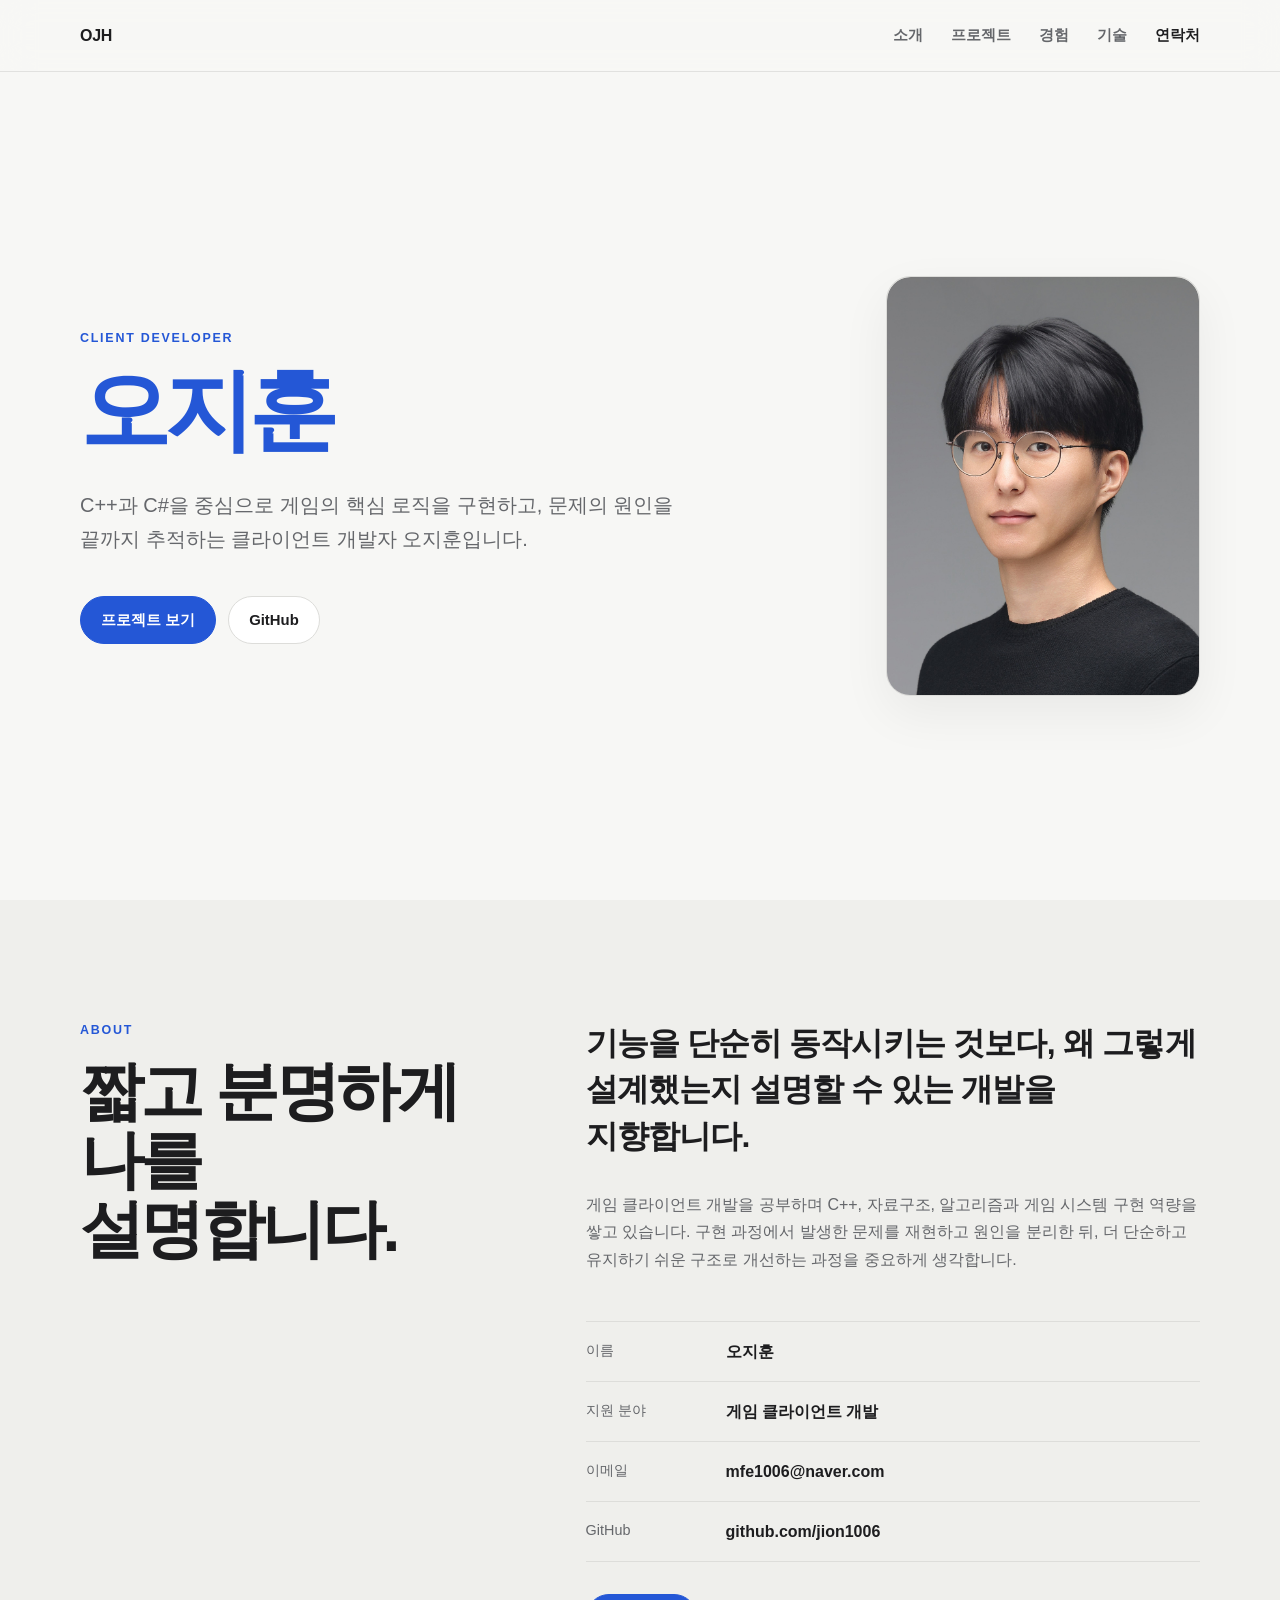
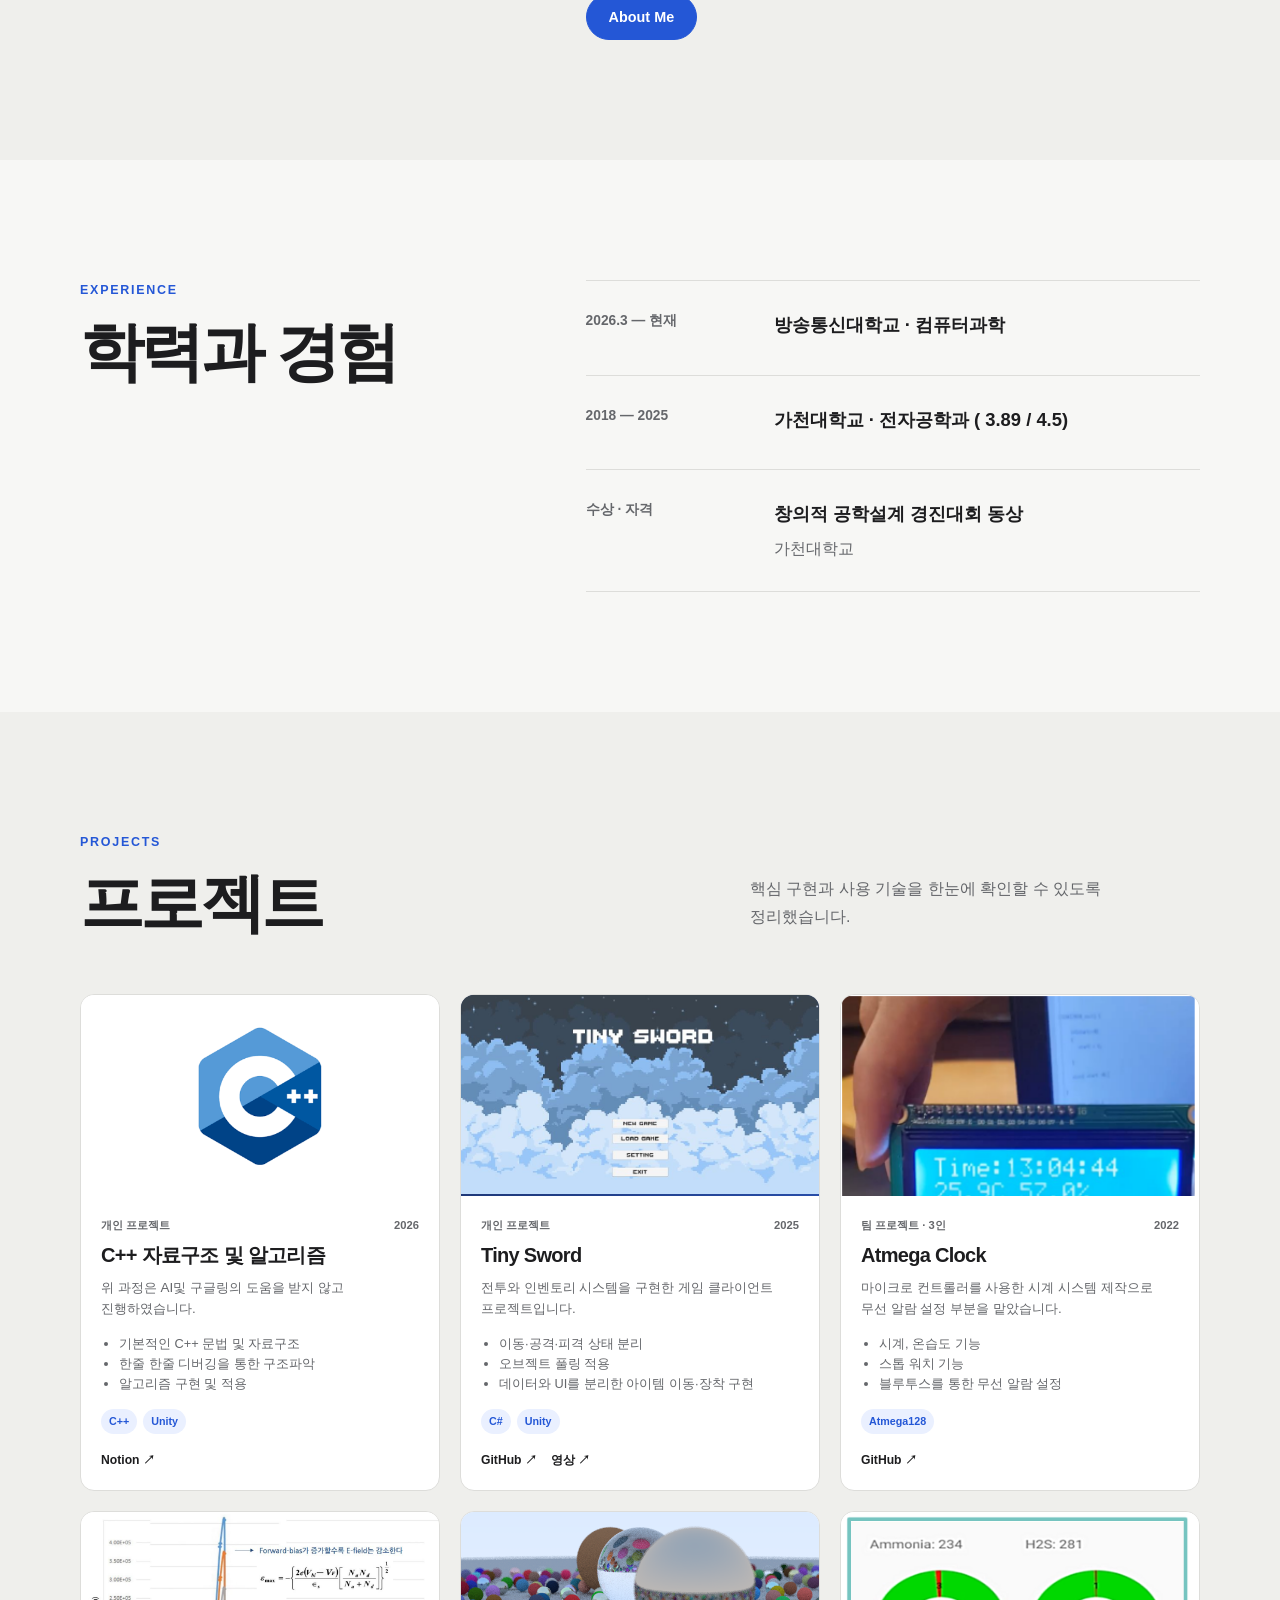
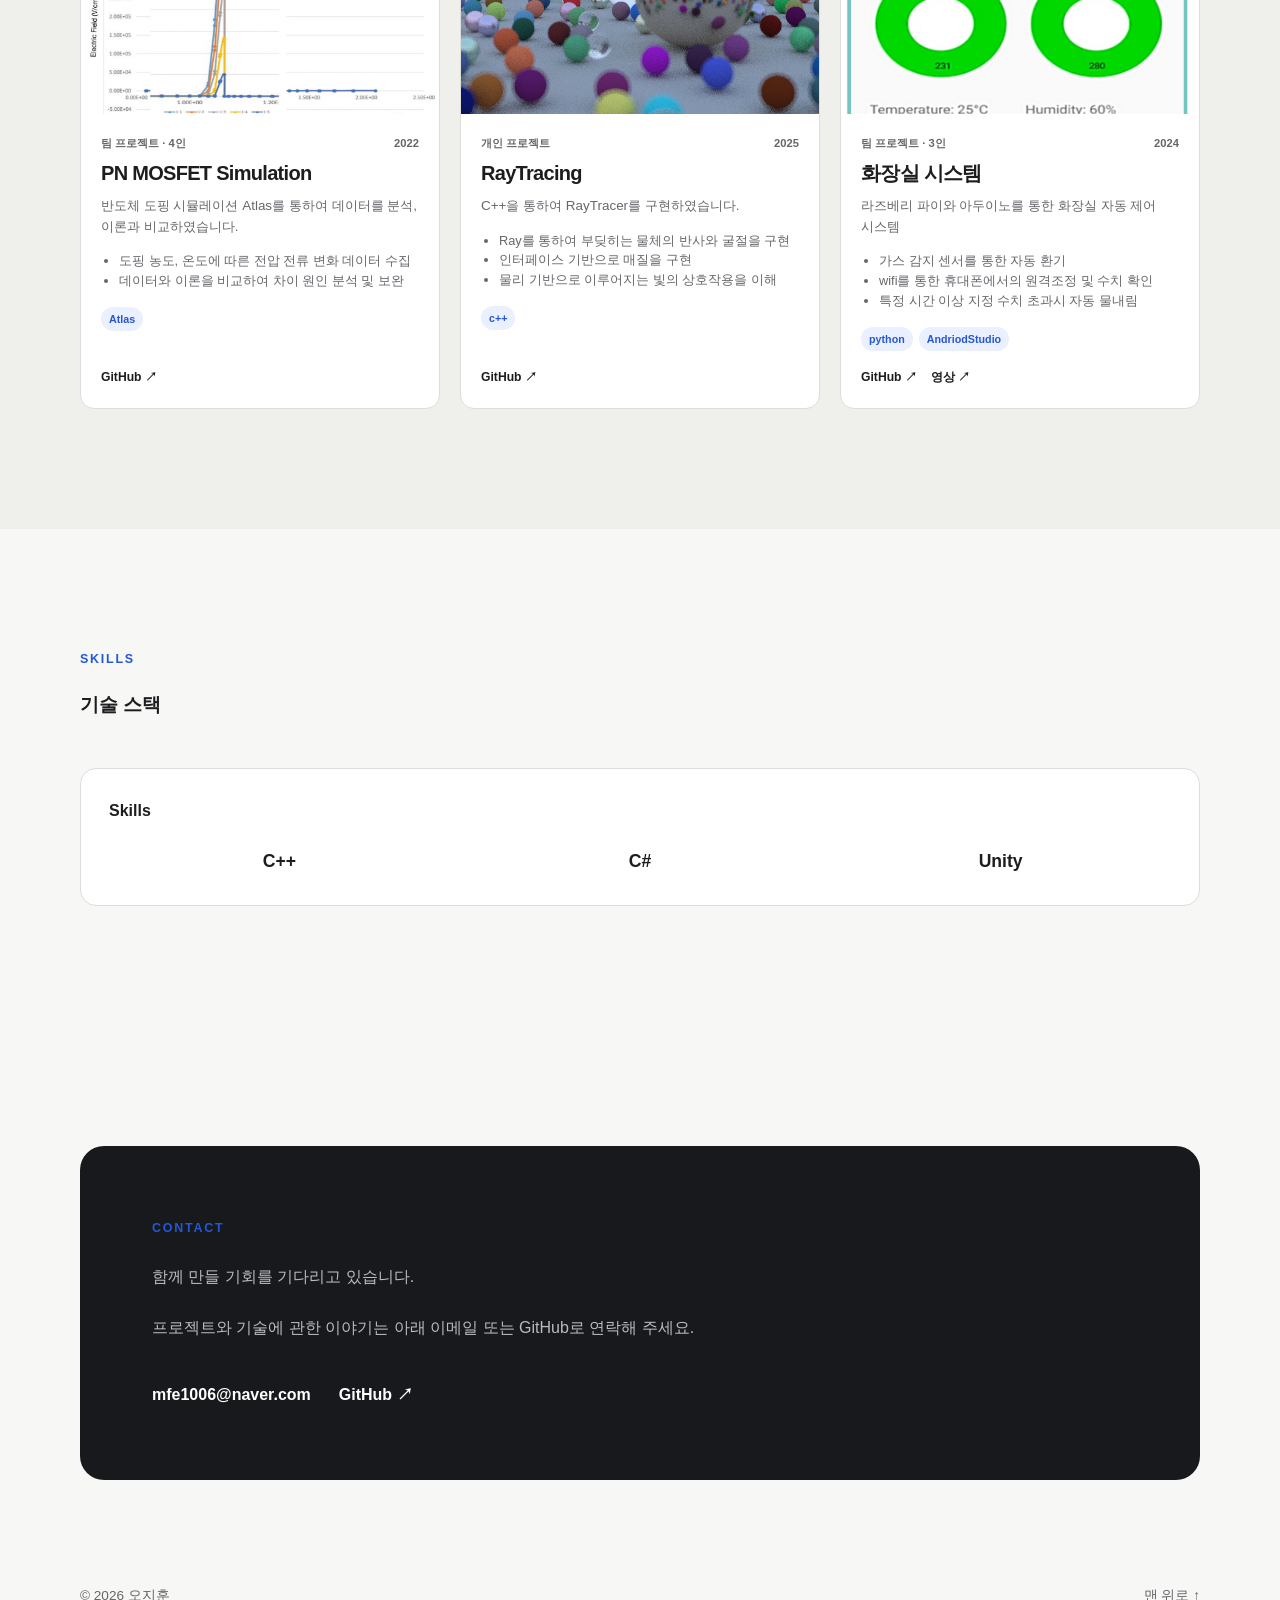
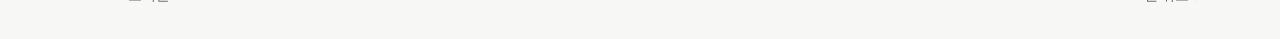
<file: index.html>
<!DOCTYPE html>
<html lang="ko">
<head>
  <meta charset="UTF-8" />
  <meta name="viewport" content="width=device-width, initial-scale=1.0" />

  <title>오지훈 | 개발자</title>
  <meta
    name="description"
    content="C++과 C#을 사용하는 게임 클라이언트 개발자 오지훈의 이력서 및 포트폴리오입니다."
  />

  <!-- 공유 링크 미리보기 -->
  <meta property="og:title" content="오지훈 | 게임 클라이언트 개발자" />
  <meta
    property="og:description"
    content="게임 시스템 구현과 문제 해결 과정을 담은 포트폴리오입니다."
  />
  <meta property="og:type" content="website" />

  <link rel="stylesheet" href="./styles.css" />
  <script src="./script.js" defer></script>
</head>

<body>
  <!-- 스크롤 진행 표시 -->
  <div class="scroll-progress" aria-hidden="true">
    <div class="scroll-progress__bar" id="scrollProgress"></div>
  </div>

  <header class="site-header" id="top">
    <div class="container header-inner">
      <a class="logo" href="#top" aria-label="첫 화면으로 이동">OJH</a>

      <button
        class="nav-toggle"
        type="button"
        aria-label="메뉴 열기"
        aria-expanded="false"
        aria-controls="mainNav"
      >
        <span></span>
        <span></span>
      </button>

      <nav class="nav" id="mainNav" aria-label="주요 메뉴">
        <a href="#about">소개</a>
        <a href="#projects">프로젝트</a>
        <a href="#experience">경험</a>
        <a href="#skills">기술</a>
        <a href="#contact">연락처</a>
      </nav>
    </div>
  </header>

  <main>
    <!-- Hero -->
    <section class="hero section">
      <div class="container hero-grid">
        <div class="hero-copy reveal">
          <p class="eyebrow">CLIENT DEVELOPER</p>
          <h1>
            <span>오지훈</span>
          </h1>
          <p class="hero-description">
            C++과 C#을 중심으로 게임의 핵심 로직을 구현하고,
            문제의 원인을 끝까지 추적하는 클라이언트 개발자 오지훈입니다.
          </p>

          <div class="hero-actions">
            <a class="button button--primary" href="#projects">프로젝트 보기</a>

            <!-- assets/resume.pdf 파일을 추가한 뒤 주석을 해제하세요.
            <a class="button button--secondary" href="./assets/resume.pdf" target="_blank">
              이력서 PDF
            </a>
            -->

            <a
              class="button button--secondary"
              href="https://github.com/jion1006"
              target="_blank"
              rel="noreferrer"
            >
              GitHub
            </a>
          </div>
        </div>

        <div class="hero-image reveal">
          <img src="./assets/images/profile.jpg" alt="오지훈 프로필 사진" />
        </div>
      </div>
    </section>

    <!-- About -->
    <section class="section section--muted" id="about">
      <div class="container two-column">
        <div class="section-heading reveal">
          <p class="eyebrow">ABOUT</p>
          <h2>짧고 분명하게<br />나를 설명합니다.</h2>
        </div>

        <div class="about-content reveal">
          <p class="lead">
            기능을 단순히 동작시키는 것보다,
            왜 그렇게 설계했는지 설명할 수 있는 개발을 지향합니다.
          </p>
          <p>
            게임 클라이언트 개발을 공부하며 C++, 자료구조, 알고리즘과
            게임 시스템 구현 역량을 쌓고 있습니다. 구현 과정에서 발생한
            문제를 재현하고 원인을 분리한 뒤, 더 단순하고 유지하기 쉬운
            구조로 개선하는 과정을 중요하게 생각합니다.
          </p>

          <dl class="info-list">
            <div>
              <dt>이름</dt>
              <dd>오지훈</dd>
            </div>
            <div>
              <dt>지원 분야</dt>
              <dd>게임 클라이언트 개발</dd>
            </div>
            <div>
              <dt>이메일</dt>
              <dd>
                <a href="mailto:mfe1006@naver.com">mfe1006@naver.com</a>
              </dd>
            </div>
            <div>
              <dt>GitHub</dt>
              <dd>
                <a
                  href="https://github.com/jion1006"
                  target="_blank"
                  rel="noreferrer"
                >
                  github.com/jion1006
                </a>
              </dd>
            </div>
          </dl>

          <button class="about-modal-button" type="button" id="openAboutModal">
            About Me
          </button>
        </div>
      </div>
    </section>

    <div class="modal" id="aboutModal" role="dialog" aria-modal="true" aria-labelledby="aboutModalTitle" aria-hidden="true">
      <div class="modal-backdrop" data-modal-close></div>
    
      <div class="modal-content">
        <button class="modal-close" type="button" aria-label="자기소개 창 닫기" data-modal-close>
          ×
        </button>
    
        <div class="modal-header">
          <p class="eyebrow">ABOUT ME</p>
          <h2 id="aboutModalTitle">오지훈 자기소개</h2>
        </div>
    
        <div class="modal-body">
          <section class="introduction-section">
            <h3>About me</h3>
            <p>
              저는 계속해서 생각하는 자세를 가지고 있습니다. 무언가를 구현해야 할 때 바로 시작하는 것이 아니라 전체적인 흐름을 생각하며 틀을 잡고 시작하고자 합니다. 이후 원하는 동작을 실행시키기 위하여 문제를 쪼개고 쪼개며
              작은 문제를 해결함으로써 큰 문제를 해결하는 방법을 기반으로 개발을 해나가고 있습니다.
            </p>
            <p>
              설계한 부분이 실제로 원했던 결과와 일치하게 동작한다는 부분에 성취감을 느끼며 다른 분야의 직무들과 함께 결과물을 완성하는 것에서 즐거움을 느낍니다.
              <br/>
              또한 한 번 시작하면 계속해서 지속하는 끈기를 가지고 있습니다. 어떤 일을 하든 계속해서 나아가는 모습을 가지고 임합니다.
            </p>
            <p>
            프로젝트의 진행에 어려움을 겪거나 문제 상황이 발생하였을 때 문제가 무엇인지 부터 파악하고 전체적인 흐름 중에 어떤 부분에서 발생하는지 고려하여 해결하려고 합니다.
            <br/>
            문제 파악 후에는 하나의 생각에 갇히지 않고 여러 시각에서 해결책을 찾아보려고 노력합니다. 이미 문제가 발생한 로직의 경우에는 계속해서 같은 로직으로 생각해도 문제가 해결되지 않을 가능성이 있기에 아예 다른 구조로
            생각하는 방식 또한 고려하고 있습니다.
            </p>
          </section>
    
          <section class="introduction-section">
            <h3>Communication</h3>
            <p>
              저는 다년간의 아르바이트 경험을 통해 여러 사람들을 만나며 커뮤니케이션 능력을 키웠습니다. 공동의 목표를 달성하기 위하여 같이 노력하고 문제나 어려운 상황이 발생하였을 때 소통하고 맡은 역할을 충실하게 수행하여
              문제를 해결하였습니다.
            </p>
            <p>
              이러한 경험은 팀원과의 협력 프로젝트에서도 큰 도움이 되었습니다. 
              대학교 공모전 프로젝트를 진행할 때 소프트웨어 부분을 맡게 되어 기본적인 구조를 만들고 기능에 대해 토의하고 추가해나가며 진행하였습니다.
            </p>
            <p>
              그러다 프로젝트 마감이 얼마 남지 않았을 때 기획자의 기능 수정 요청이 있었고 저는 현재 해결하지 못한 부분도 있고 기능을 추가할 경우 오류 발생 시에 해결할 기간이 충분하지 않다고 생각해 기능 추가에 반대를 하여
              갈등이 생겼습니다. 이야기를 할 때 현재 상황과 발생할 문제점을 토대로 이야기했고 기획자도 긍정하였으나 추가할 기능이 프로젝트의 목적에 크게 부합하기에 필요하다고 주장하였습니다.
              <br/>
              논의를 거친 후 기획보다 조금 축소하여 기능을 구현하였고 프로젝트를 완성할 수 있었습니다.
            </p>
            <p>
              팀원들과의 소통을 통하여 앞으로 나아가야 할 방향을 결정하고 갈등이 발생하였을 때 현재 상황과 내가 주장하고자 하는 근거를 토대로 제시하고 상대방의 의견을 듣고 협의점을 찾아가는 경험으로 협업 과정에서 의견 차이를
              조율하고 최선의 대안을 찾아내는 능력을 강화할 수 있었습니다.
            </p>

          </section>
    
          <section class="introduction-section">
            <h3>Problem-Solving Ability</h3>
            <p>
              프로젝트를 진행할 때 여러 문제점이 생기게 됩니다. 
              저는 문제를 고민해보며 여러 해결 방법을 생각해봅니다.
            </p>

            <p>
              프로젝트를 진행할 때 공통된 요소를 가지고 있는 서로 다른 UI에서 드래그로 정보 교환이 되게 하려고 했는데 
              UI의 종류가 세 개 이상이다 보니 각각에 맞는 교환 메서드를 따로 만들기에는 너무 복잡하다고 생각이
              들었습니다.
            </p>

            <p>
              고민을 거듭하던 중 같은 요소를 가지고 있으니 
              요소를 가진 데이터 관리자들에 인터페이스를 추가하여 인터페이스의 메서드를 실행하면 각각 UI에서의 교환을 간단하게 구현할 수 있겠다 라는 생각이 들었고 이러한 방법으로
              문제를 해결하였습니다.
            </p>

            <p>
              이 방법은 문제를 직면했을 때 작은 부분에서 큰 부분으로 점차 해결하는 일반적으로 가지고 있던 생각과 달리 큰 부분에서 접근하는 방식으로 해결이 되었고 이를 통해 한 가지 생각만 고집하기 보다는 여러 측면에서 접근
              해보는 게 보다 쉽게 문제를 해결할 수 있다는 경험을 얻게 되었습니다
            </p>
          </section>

          <section class="introduction-section">
            <h3>Resource Management Ability</h3>
            <p>
              무언가를 하고자 할 때 가장 중요한 것은 목표가 무엇인지 정확히 아는 것이라고 생각합니다. 개발을 하다 보면 목표를 간단하게 구현할 수 있음에도 과정이 지나치게 복잡해지는 경우가 있다고 생각합니다. 
              그럴 경우에
              처음으로 돌아가서 구현하고자 했던 목적이 어떤 것이 었는지를 다시 생각해보면 의외로 쉽게 해결되는 경우가 있었습니다.
            </p>

            <p>
              1초 당 데이터가 들어오고 관리해야 되는 프로젝트가 있었는데 
              계속 데이터를 저장하기에는 사용하고 있는 서버의 용량이 부족하여 어려움을 겪고 있었습니다. 계속 해서 생각해보다가 데이터 사용의 목적이 기준치를 넘어선 값
              감지와 값이 튀는 요소를 방지하기 위함이라는 것을 인지하고 
              특정 개수의 요소의 평균 값을 사용하여 이전 데이터는 버리고 새로운 값을 최신화하여 용량의 문제를 해결 하였습니다.
            </p>

            <p>
              개발 부분 이외 에서도 생활비, 건강 유지 등의 요소들을 유지하기 위해서 
              일정 시간 아르바이트와 꾸준한 운동을 통하여 균형이 흐트러지지 않도록 준비하고 있습니다.
            </p>
            <p>
              중요한 것은 계속해서 생각하는 것과 목표를 상기하는 것이라고 생각합니다. 상황이 복잡할 때에도 기본을 생각하며 목표에 부합하는 것을 찾아가면 
              여러 상황에 대처하는 능력과 개발 실력이 쌓여간다고 생각합니다.
            </p>
          </section>

        </div>
      </div>
    </div>

<!-- Experience -->
<section class="section" id="experience">
  <div class="container two-column">
    <div class="section-heading reveal">
      <p class="eyebrow">EXPERIENCE</p>
      <h2>학력과 경험</h2>
    </div>

    <div class="timeline reveal">
      <article class="timeline-item">
        <div class="timeline-date">2026.3 — 현재</div>
        <div>
          <h3>방송통신대학교 · 컴퓨터과학</h3>
        </div>
      </article>
      <article class="timeline-item">
        <div class="timeline-date">2018 — 2025</div>
        <div>
          <h3>가천대학교 · 전자공학과 ( 3.89 / 4.5)</h3>
        </div>
      </article>

      <article class="timeline-item">
        <div class="timeline-date">수상 · 자격</div>
        <div>
          <h3>창의적 공학설계 경진대회 동상</h3>
          <p>가천대학교</p>
        </div>
      </article>
    </div>
  </div>
</section>

    <!-- Projects -->
    <section class="section section--muted" id="projects">
      <div class="container">
        <div class="section-heading section-heading--row reveal">
          <div>
            <p class="eyebrow">PROJECTS</p>
            <h2>프로젝트</h2>
          </div>
          <p>핵심 구현과 사용 기술을 한눈에 확인할 수 있도록 정리했습니다.</p>
        </div>
        
        <div class="project-list">
          <!-- 프로젝트 1 -->


          <article class="project-card reveal">
            <div class="project-visual project-visual--one">
              <!-- 실제 이미지 사용 시 span을 지우고 아래 img를 사용하세요. -->
              <img src="./assets/images/C++image.png" alt="C++" />
              <span>PROJECT IMAGE 01</span>
            </div>
          
            <div class="project-content">
              <div class="project-meta">
                <span>개인 프로젝트</span>
                <span>2026</span>
              </div>
          
              <h3>C++ 자료구조 및 알고리즘</h3>
              <p class="project-summary">
                위 과정은 AI및 구글링의 도움을 받지 않고 진행하였습니다.
              </p>
          
              <ul class="project-features">
                <li>기본적인 C++ 문법 및 자료구조</li>
                <li>한줄 한줄 디버깅을 통한 구조파악</li>
                <li>알고리즘 구현 및 적용</li>
              </ul>
          
              <div class="tag-list" aria-label="사용 기술">
                <span>C++</span>
                <span>Unity</span>
              </div>
          
              <div class="project-links">
                <a href="https://app.notion.com/p/2f011d8ab6608042ad00c2191519e5db" target="_blank" rel="noreferrer">Notion ↗</a>
                
              </div>
            </div>
          </article>
          
          <article class="project-card reveal">
            <div class="project-visual project-visual--one">
              <!-- 실제 이미지 사용 시 span을 지우고 아래 img를 사용하세요. -->
              <img src="./assets/images/Tiny.JPG" alt="Town 플레이 화면" />
              <span>PROJECT IMAGE 01</span>
            </div>

            <div class="project-content">
              <div class="project-meta">
                <span>개인 프로젝트</span>
                <span>2025</span>
              </div>

              <h3>Tiny Sword</h3>
              <p class="project-summary">
                전투와 인벤토리 시스템을 구현한 게임 클라이언트 프로젝트입니다.
              </p>

              <ul class="project-features">
                <li>이동·공격·피격 상태 분리</li>
                <li>오브젝트 풀링 적용</li>
                <li>데이터와 UI를 분리한 아이템 이동·장착 구현</li>
              </ul>

              <div class="tag-list" aria-label="사용 기술">
                <span>C#</span>
                <span>Unity</span>
              </div>

              <div class="project-links">
                <a href="https://github.com/jion1006/TinySword" target="_blank" rel="noreferrer">GitHub ↗</a>
                <a href="https://www.youtube.com/watch?v=0NXmCWbVst0" target="_blank" rel="noreferrer">영상 ↗</a>
              </div>
            </div>
          </article>

          <!-- 프로젝트 2 -->
          <article class="project-card reveal">
            <div class="project-visual project-visual--two">
              <img src="./assets/images/atmega.png" alt="프로젝트 플레이 화면" />
              <span>PROJECT IMAGE 02</span>
            </div>

            <div class="project-content">
              <div class="project-meta">
                <span>팀 프로젝트 · 3인</span>
                <span>2022</span>
              </div>

              <h3>Atmega Clock</h3>
              <p class="project-summary">
                마이크로 컨트롤러를 사용한 시계 시스템 제작으로 무선 알람 설정 부분을 맡았습니다.
              </p>

              <ul class="project-features">
                <li>시계, 온습도 기능</li>
                <li>스톱 워치 기능</li>
                <li>블루투스를 통한 무선 알람 설정</li>
              </ul>

              <div class="tag-list" aria-label="사용 기술">
                <span>Atmega128</span>
              </div>

              <div class="project-links">
                <a href="https://github.com/jion1006/Atmega128_Clock" target="_blank" rel="noreferrer">GitHub ↗</a>
              </div>
            </div>
          </article>


<article class="project-card reveal">
            <div class="project-visual project-visual--two">
              <img src="./assets/images/PN.JPG" alt="프로젝트 플레이 화면" />
              <span>PROJECT IMAGE 02</span>
            </div>

            <div class="project-content">
              <div class="project-meta">
                <span>팀 프로젝트 · 4인</span>
                <span>2022</span>
              </div>

              <h3>PN MOSFET Simulation</h3>
              <p class="project-summary">
                반도체 도핑 시뮬레이션 Atlas를 통하여 데이터를 분석, 이론과 비교하였습니다.
              </p>

              <ul class="project-features">
                <li>도핑 농도, 온도에 따른 전압 전류 변화 데이터 수집</li>
                <li>데이터와 이론을 비교하여 차이 원인 분석 및 보완</li>
              </ul>

              <div class="tag-list" aria-label="사용 기술">
                <span>Atlas</span>
              </div>

              <div class="project-links">
                <a href="https://github.com/jion1006/PN-Junction-Mosfet-Simulation" target="_blank" rel="noreferrer">GitHub ↗</a>
              </div>
            </div>
          </article>


<article class="project-card reveal">
            <div class="project-visual project-visual--two">
              <img src="./assets/images/Ray.png" alt="프로젝트 플레이 화면" />
              <span>PROJECT IMAGE 02</span>
            </div>
          
            <div class="project-content">
              <div class="project-meta">
                <span>개인 프로젝트</span>
                <span>2025</span>
              </div>
          
              <h3>RayTracing</h3>
              <p class="project-summary">
                C++을 통하여 RayTracer를 구현하였습니다.
              </p>
          
              <ul class="project-features">
                <li>Ray를 통하여 부딪히는 물체의 반사와 굴절을 구현</li>
                <li>인터페이스 기반으로 매질을 구현 </li>
                <li>물리 기반으로 이루어지는 빛의 상호작용을 이해</li>
              </ul>
          
              <div class="tag-list" aria-label="사용 기술">
                <span>c++</span>
              </div>
          
              <div class="project-links">
                <a href="https://github.com/jion1006/RayTracing" target="_blank" rel="noreferrer">GitHub ↗</a>
            </div>
          </article>


          <article class="project-card reveal">
            <div class="project-visual project-visual--two">
              <img src="./assets/images/Toilet.png" alt="프로젝트 플레이 화면" />
              <span>PROJECT IMAGE 02</span>
            </div>
          
            <div class="project-content">
              <div class="project-meta">
                <span>팀 프로젝트 · 3인</span>
                <span>2024</span>
              </div>
          
              <h3>화장실 시스템</h3>
              <p class="project-summary">
                라즈베리 파이와 아두이노를 통한 화장실 자동 제어 시스템
              </p>
          
              <ul class="project-features">
                <li>가스 감지 센서를 통한 자동 환기</li>
                <li>wifi를 통한 휴대폰에서의 원격조정 및 수치 확인</li>
                <li>특정 시간 이상 지정 수치 초과시 자동 물내림</li>
              </ul>
          
              <div class="tag-list" aria-label="사용 기술">
                <span>python</span>
                <span>AndriodStudio</span>
              </div>
          
              <div class="project-links">
                <a href="https://github.com/jion1006/ToiletSystem" target="_blank" rel="noreferrer">GitHub ↗</a>
                <a href="https://www.youtube.com/watch?v=M6i9IxREoBE&t=6s" target="_blank" rel="noreferrer">영상 ↗</a>
              </div>
            </div>
          </article>

          <!-- 프로젝트를 추가할 때 article.project-card 전체를 복사하세요. -->
        </div>
      </div>
    </section>

    <!-- Skills -->
    <section class="section" id="skills">
      <div class="container">
        <div class="section-heading reveal">
          <p class="eyebrow">SKILLS</p>
          <h3>기술 스택</h3>
        </div>

        <div class="skill-grid">
          <article class="skill-card reveal">
            <h3>Skills</h3>
            <div class="skill-items">
              <strong>C++</strong>
              <strong>C#</strong>
              <strong>Unity</strong>
            </div>
          </article>

        
      </div>
    </section>

    <!-- Contact -->
    <section class="section contact" id="contact">
      <div class="container contact-inner reveal">
        <p class="eyebrow">CONTACT</p>
        <p>함께 만들 기회를 기다리고 있습니다.</p>
        <p>
          프로젝트와 기술에 관한 이야기는 아래 이메일 또는 GitHub로 연락해 주세요.
        </p>

        <div class="contact-links">
          <a href="mailto:YOUR_EMAIL@example.com">mfe1006@naver.com</a>
          <a
            href="https://github.com/jion1006"
            target="_blank"
            rel="noreferrer"
          >
            GitHub ↗
          </a>
        </div>
      </div>
    </section>
  </main>

  <footer class="footer">
    <div class="container footer-inner">
      <p>© <span id="currentYear"></span> 오지훈</p>
      <a href="#top">맨 위로 ↑</a>
    </div>
  </footer>
</body>
</html>
</file>
<file: styles.css>
:root {
  --bg: #f7f7f5;
  --surface: #ffffff;
  --text: #1d1d1f;
  --muted: #65676b;
  --line: #ddddda;
  --accent: #2457d6;
  --accent-soft: #eaf0ff;
  --max-width: 1120px;
  --header-height: 72px;
  --radius-lg: 24px;
  --radius-md: 16px;
  --shadow: 0 18px 50px rgba(0, 0, 0, 0.06);
}

* {
  box-sizing: border-box;
}

html {
  scroll-behavior: smooth;
  scroll-padding-top: calc(var(--header-height) + 24px);
}

body {
  margin: 0;
  color: var(--text);
  background: var(--bg);
  font-family:
    Pretendard, -apple-system, BlinkMacSystemFont, "Segoe UI", sans-serif;
  line-height: 1.7;
  word-break: keep-all;
}

a {
  color: inherit;
  text-decoration: none;
}

img {
  display: block;
  width: 100%;
}

button,
a {
  -webkit-tap-highlight-color: transparent;
}

.container {
  width: min(calc(100% - 40px), var(--max-width));
  margin: 0 auto;
}

.section {
  padding: 120px 0;
}

.section--muted {
  background: #efefec;
}

.eyebrow {
  margin: 0 0 16px;
  color: var(--accent);
  font-size: 0.78rem;
  font-weight: 800;
  letter-spacing: 0.14em;
}

.scroll-progress {
  position: fixed;
  top: 0;
  left: 0;
  z-index: 200;
  width: 100%;
  height: 3px;
}

.scroll-progress__bar {
  width: 0;
  height: 100%;
  background: var(--accent);
}

.site-header {
  position: sticky;
  top: 0;
  z-index: 100;
  height: var(--header-height);
  border-bottom: 1px solid rgba(221, 221, 218, 0.8);
  background: rgba(247, 247, 245, 0.88);
  backdrop-filter: blur(16px);
}

.header-inner {
  display: flex;
  align-items: center;
  justify-content: space-between;
  height: 100%;
}

.logo {
  font-size: 1rem;
  font-weight: 900;
  letter-spacing: -0.02em;
}

.nav {
  display: flex;
  gap: 28px;
}

.nav a {
  color: var(--muted);
  font-size: 0.92rem;
  font-weight: 600;
  transition: color 0.2s ease;
}

.nav a:hover,
.nav a.is-active {
  color: var(--text);
}

.nav-toggle {
  display: none;
  padding: 10px;
  border: 0;
  background: transparent;
  cursor: pointer;
}

.nav-toggle span {
  display: block;
  width: 22px;
  height: 2px;
  margin: 5px 0;
  background: var(--text);
  transition: transform 0.2s ease;
}

.hero {
  min-height: calc(100vh - var(--header-height));
  display: flex;
  align-items: center;
}

.hero-grid {
  display: grid;
  grid-template-columns: minmax(0, 1.4fr) minmax(280px, 0.6fr);
  gap: 72px;
  align-items: center;
}

.hero h1 {
  max-width: 760px;
  margin: 0;
  font-size: clamp(3rem, 7vw, 6.5rem);
  line-height: 1.02;
  letter-spacing: -0.065em;
}

.hero h1 span {
  color: var(--accent);
}

.hero-description {
  max-width: 650px;
  margin: 32px 0 0;
  color: var(--muted);
  font-size: clamp(1.05rem, 2vw, 1.25rem);
}

.hero-actions {
  display: flex;
  flex-wrap: wrap;
  gap: 12px;
  margin-top: 40px;
}

.button {
  display: inline-flex;
  align-items: center;
  justify-content: center;
  min-height: 48px;
  padding: 0 20px;
  border: 1px solid var(--line);
  border-radius: 999px;
  font-size: 0.93rem;
  font-weight: 750;
  transition:
    transform 0.2s ease,
    background 0.2s ease;
}

.button:hover {
  transform: translateY(-2px);
}

.button--primary {
  color: #fff;
  border-color: var(--accent);
  background: var(--accent);
}

.button--secondary {
  background: var(--surface);
}

.hero-summary {
  display: grid;
  gap: 14px;
}

.summary-card {
  padding: 24px;
  border: 1px solid var(--line);
  border-radius: var(--radius-md);
  background: rgba(255, 255, 255, 0.7);
}

.summary-label {
  margin: 0 0 4px;
  color: var(--muted);
  font-size: 0.75rem;
  font-weight: 700;
  text-transform: uppercase;
  letter-spacing: 0.1em;
}

.summary-card strong,
.summary-card span {
  display: block;
}

.summary-card strong {
  font-size: 1.08rem;
}

.summary-card span {
  margin-top: 2px;
  color: var(--muted);
  font-size: 0.9rem;
}

.hero-image {
  width: 100%;
  max-width: 320px;
  justify-self: center;
  overflow: hidden;
  aspect-ratio: 3 / 4;
  border: 1px solid var(--line);
  border-radius: var(--radius-lg);
  background: #e8e8e5;
  box-shadow: var(--shadow);
}

.hero-image img {
  width: 100%;
  height: auto;
  border-radius: 24px;
  object-fit: cover;
  object-position: center top;
}

.two-column {
  display: grid;
  grid-template-columns: 0.8fr 1.2fr;
  gap: 96px;
}

.section-heading h2 {
  margin: 0;
  font-size: clamp(2.2rem, 5vw, 4.2rem);
  line-height: 1.08;
  letter-spacing: -0.055em;
}

.section-heading--row {
  display: flex;
  align-items: end;
  justify-content: space-between;
  gap: 32px;
  margin-bottom: 56px;
}

.section-heading--row > p {
  max-width: 450px;
  margin: 0 0 8px;
  color: var(--muted);
}

.about-content {
  max-width: 720px;
}

.about-content p {
  color: var(--muted);
}

.about-content .lead {
  margin-top: 0;
  color: var(--text);
  font-size: clamp(1.3rem, 2.5vw, 2rem);
  font-weight: 700;
  line-height: 1.45;
  letter-spacing: -0.025em;
}

.info-list {
  margin: 48px 0 0;
  border-top: 1px solid var(--line);
}

.info-list div {
  display: grid;
  grid-template-columns: 140px 1fr;
  padding: 16px 0;
  border-bottom: 1px solid var(--line);
}

.info-list dt {
  color: var(--muted);
  font-size: 0.9rem;
}

.info-list dd {
  margin: 0;
  font-weight: 650;
}

.info-list a:hover {
  text-decoration: underline;
}

.project-list {
  display: grid;
  grid-template-columns: repeat(3, minmax(0, 1fr));
  gap: 20px;
}

.project-card {
  display: flex;
  min-width: 0;
  overflow: hidden;
  flex-direction: column;
  border: 1px solid var(--line);
  border-radius: 14px;
  background: var(--surface);
  box-shadow: none;
  transition: transform 0.2s ease, box-shadow 0.2s ease;
}

.project-card:hover {
  transform: translateY(-4px);
  box-shadow: 0 12px 28px rgba(0, 0, 0, 0.07);
}

.project-visual {
  display: grid;
  place-items: center;
  width: 100%;
  min-height: 0;
  overflow: hidden;
  aspect-ratio: 16 / 9;
  padding: 0;
  color: rgba(255, 255, 255, 0.82);
  font-size: 0.7rem;
  font-weight: 800;
  letter-spacing: 0.1em;
}

.project-visual--one {
  background: radial-gradient(circle at 30% 30%, #7295f8, transparent 34%), linear-gradient(145deg, #162854, #284da8);
}

.project-visual--two {
  background: radial-gradient(circle at 70% 20%, #f9b66d, transparent 32%), linear-gradient(145deg, #5c2737, #9c4158);
}

.project-visual img {
  width: 100%;
  height: 100%;
  object-fit: cover;
}

.project-content {
  display: flex;
  flex: 1;
  flex-direction: column;
  padding: 20px;
}

.project-meta {
  display: flex;
  justify-content: space-between;
  gap: 10px;
  margin-bottom: 8px;
  color: var(--muted);
  font-size: 0.7rem;
  font-weight: 650;
}

.project-content h3 {
  margin: 0;
  font-size: 1.25rem;
  line-height: 1.25;
  letter-spacing: -0.035em;
}

.project-summary {
  margin: 10px 0 14px;
  color: var(--muted);
  font-size: 0.84rem;
  line-height: 1.55;
}

.project-features {
  margin: 0;
  padding-left: 18px;
  color: var(--muted);
  font-size: 0.8rem;
  line-height: 1.55;
}

.tag-list {
  display: flex;
  flex-wrap: wrap;
  gap: 6px;
  margin-top: 16px;
}

.tag-list span {
  padding: 3px 8px;
  border-radius: 999px;
  color: var(--accent);
  background: var(--accent-soft);
  font-size: 0.67rem;
  font-weight: 700;
}

.project-links {
  display: flex;
  flex-wrap: wrap;
  gap: 14px;
  margin-top: auto;
  padding-top: 16px;
}

.project-links a {
  font-size: 0.76rem;
  font-weight: 750;
}

.project-links a:hover {
  color: var(--accent);
}

.timeline {
  border-top: 1px solid var(--line);
}

.timeline-item {
  display: grid;
  grid-template-columns: 160px 1fr;
  gap: 28px;
  padding: 28px 0;
  border-bottom: 1px solid var(--line);
}

.timeline-date {
  color: var(--muted);
  font-size: 0.86rem;
  font-weight: 700;
}

.timeline-item h3 {
  margin: 0 0 6px;
  font-size: 1.15rem;
}

.timeline-item p {
  margin: 0;
  color: var(--muted);
}

.skill-grid {
  display: grid;
  grid-template-columns: 1fr;
  gap: 16px;
  margin-top: 48px;
  width: 100%;
}

.skill-card {
  padding: 28px;
  border: 1px solid var(--line);
  border-radius: var(--radius-md);
  background: var(--surface);
}

.skill-card h3 {
  margin: 0 0 22px;
  font-size: 1rem;
}

.skill-card ul {
  display: grid;
  gap: 20px;
  margin: 0;
  padding: 0;
  list-style: none;
}

.skill-card li strong,
.skill-card li span {
  display: block;
}

.skill-card li span {
  margin-top: 2px;
  color: var(--muted);
  font-size: 0.86rem;
}

.skill-note {
  margin: 24px 0 0;
  color: var(--muted);
  font-size: 0.9rem;
}
.skill-items {
  display: grid;
  grid-template-columns: repeat(3, 1fr);
  align-items: center;
  text-align: center;
  gap: 20px;
}

.skill-items strong {
  font-size: 1.1rem;
}

.contact {
  padding-bottom: 80px;
}

.contact-inner {
  padding: 72px;
  border-radius: var(--radius-lg);
  color: #fff;
  background: #18191c;
}

.contact h2 {
  max-width: 760px;
  margin: 0;
  font-size: clamp(2.4rem, 6vw, 5rem);
  line-height: 1.08;
  letter-spacing: -0.055em;
}

.contact p:not(.eyebrow) {
  max-width: 620px;
  margin: 24px 0 0;
  color: #b9bbc0;
}

.contact-links {
  display: flex;
  flex-wrap: wrap;
  gap: 12px 28px;
  margin-top: 40px;
}

.contact-links a {
  font-weight: 750;
}

.contact-links a:hover {
  text-decoration: underline;
}

.footer {
  padding: 24px 0 32px;
}

.footer-inner {
  display: flex;
  justify-content: space-between;
  color: var(--muted);
  font-size: 0.85rem;
}

.footer p {
  margin: 0;
}

.reveal {
  opacity: 0;
  transform: translateY(22px);
  transition:
    opacity 0.65s ease,
    transform 0.65s ease;
}

.reveal.is-visible {
  opacity: 1;
  transform: translateY(0);
}

@media (prefers-reduced-motion: reduce) {
  html {
    scroll-behavior: auto;
  }

  .reveal {
    opacity: 1;
    transform: none;
    transition: none;
  }
}

@media (max-width: 1000px) {
  .project-list {
    grid-template-columns: repeat(2, minmax(0, 1fr));
  }
}

@media (max-width: 900px) {
  .section {
    padding: 88px 0;
  }

  .hero-grid,
  .two-column {
    grid-template-columns: 1fr;
  }

  .hero-grid,
  .two-column {
    gap: 48px;
  }

  .hero-summary {
    grid-template-columns: repeat(3, 1fr);
  }

  .section-heading--row {
    align-items: start;
    flex-direction: column;
  }

  .skill-grid {
    grid-template-columns: 1fr;
  }
}

@media (max-width: 680px) {
  :root {
    --header-height: 64px;
  }

  .container {
    width: min(calc(100% - 28px), var(--max-width));
  }

  .nav-toggle {
    display: block;
  }

  .nav {
    position: absolute;
    top: calc(100% + 1px);
    right: 14px;
    left: 14px;
    display: none;
    flex-direction: column;
    gap: 0;
    padding: 8px;
    border: 1px solid var(--line);
    border-radius: 14px;
    background: var(--surface);
    box-shadow: var(--shadow);
  }

  .nav.is-open {
    display: flex;
  }

  .nav a {
    padding: 12px;
  }

  .hero {
    min-height: auto;
    padding-top: 90px;
  }

  .hero h1 {
    font-size: clamp(2.8rem, 14vw, 4.6rem);
  }

  .hero-summary {
    grid-template-columns: 1fr;
  }

  .hero-image {
  width: 100%;
  max-width: 320px;
  justify-self: center;
  overflow: hidden;
  border-radius: 24px;
  aspect-ratio: 4 / 5;
  background: #e9e9e6;
  box-shadow: var(--shadow);
}

  .project-list {
    grid-template-columns: 1fr;
  }

  .project-content {
    padding: 18px;
  }

  .project-meta {
    align-items: flex-start;
    flex-direction: column;
    gap: 4px;
  }

  .info-list div,
  .timeline-item {
    grid-template-columns: 1fr;
    gap: 6px;
  }

  .contact-inner {
    padding: 44px 24px;
  }

  .footer-inner {
    gap: 12px;
    flex-direction: column;
  }
}
.about-modal-button {
  display: inline-flex;
  align-items: center;
  justify-content: center;
  min-height: 46px;
  margin-top: 32px;
  padding: 0 22px;
  border: 1px solid var(--accent);
  border-radius: 999px;
  color: #ffffff;
  background: var(--accent);
  font-family: inherit;
  font-size: 0.9rem;
  font-weight: 750;
  cursor: pointer;
  transition:
    transform 0.2s ease,
    background 0.2s ease;
}

.about-modal-button:hover {
  transform: translateY(-2px);
}

.modal {
  position: fixed;
  inset: 0;
  z-index: 1000;
  display: none;
  align-items: center;
  justify-content: center;
  padding: 24px;
}

.modal.is-open {
  display: flex;
}

.modal-backdrop {
  position: absolute;
  inset: 0;
  background: rgba(20, 20, 22, 0.65);
  backdrop-filter: blur(6px);
}

.modal-content {
  position: relative;
  z-index: 1;
  
  display: flex;
  flex-direction: column;
  
  width: min(100%, 760px);
  max-height: min(85vh, 820px);
  overflow: hidden;
  
  padding: 48px;
  border-radius: 24px;
  background: var(--surface);
  box-shadow: 0 24px 80px rgba(0, 0, 0, 0.22);
}

.modal-close {
  position: absolute;
  top: 18px;
  right: 20px;
  display: grid;
  place-items: center;
  width: 40px;
  height: 40px;
  padding: 0;
  border: 0;
  border-radius: 50%;
  color: var(--text);
  background: #efefec;
  font-size: 1.7rem;
  line-height: 1;
  cursor: pointer;
}

.modal-close:hover {
  background: #e3e3df;
}

.modal-header {
  padding-right: 48px;
}

.modal-header h2 {
  margin: 0;
  font-size: clamp(2rem, 5vw, 3.4rem);
  line-height: 1.1;
  letter-spacing: -0.05em;
}

.modal-body {
  min-height: 0;
  margin-top: 36px;
  padding-right: 16px;
  overflow-y: auto;
  overscroll-behavior: contain;
}

.introduction-section+.introduction-section {
  margin-top: 32px;
  padding-top: 32px;
  border-top: 1px solid var(--line);
}

.introduction-section h3 {
  margin: 0 0 12px;
  font-size: 1.1rem;
}

.introduction-section p {
  margin: 0;
  color: var(--muted);
  line-height: 1.85;
}

.introduction-section p+p {
  margin-top: 12px;
}

body.modal-open {
  overflow: hidden;
}

@keyframes modalOpen {
  from {
    opacity: 0;
    transform: translateY(18px) scale(0.98);
  }

  to {
    opacity: 1;
    transform: translateY(0) scale(1);
  }
}

@media (max-width: 680px) {
  .modal {
    padding: 14px;
  }

  .modal-content {
    max-height: 90vh;
    padding: 38px 22px 28px;
    border-radius: 18px;
  }

  .modal-header {
    padding-right: 32px;
  }
}
</file>
